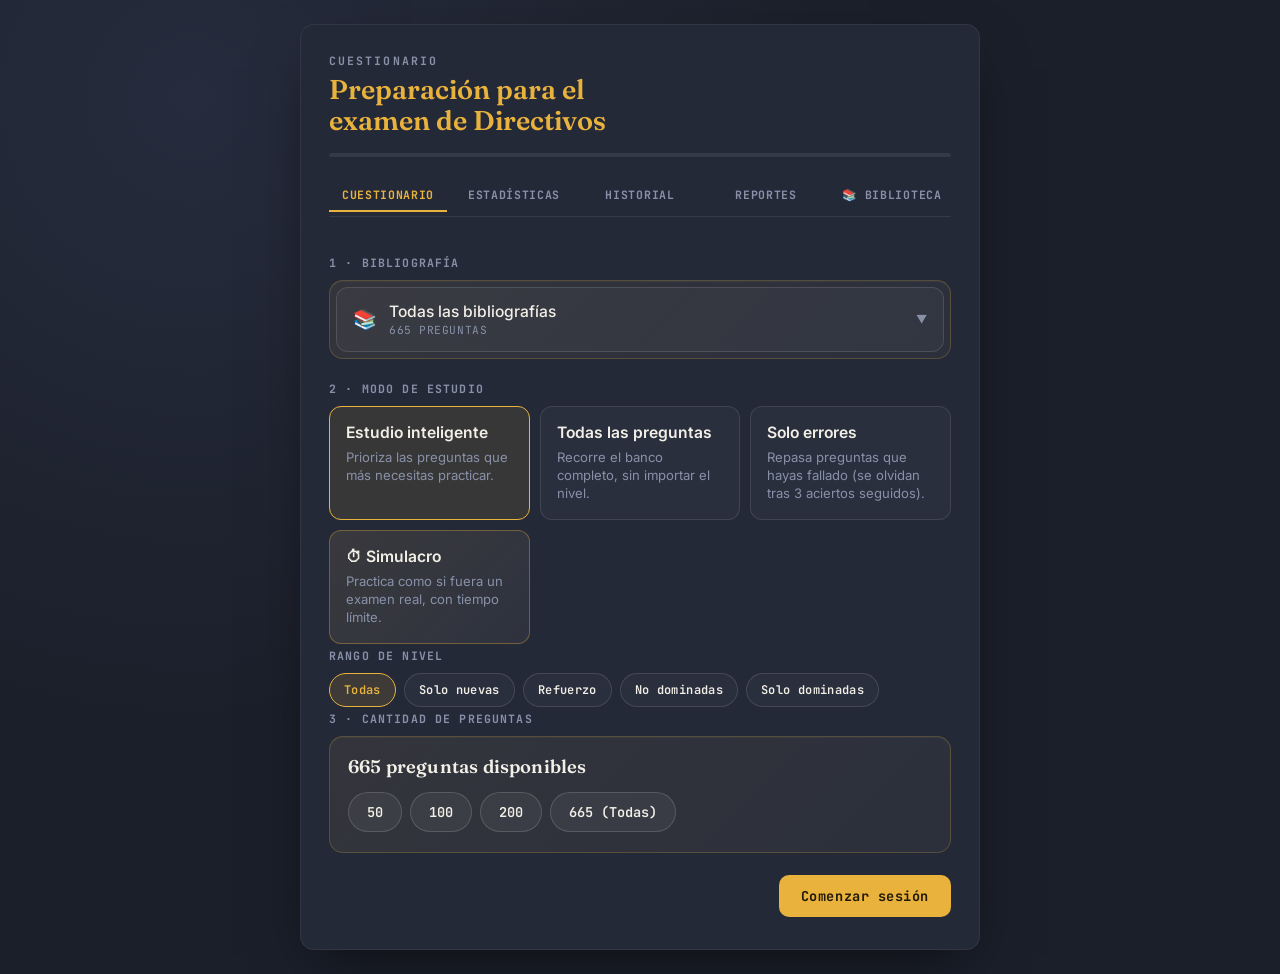
<file: index.html>
<!DOCTYPE html>
<html lang="es">
<head>
<meta charset="UTF-8">
<meta name="viewport" content="width=device-width, initial-scale=1.0">
<title>Preparación para el examen de Directivos</title>
<link rel="preconnect" href="https://fonts.googleapis.com">
<link href="https://fonts.googleapis.com/css2?family=Fraunces:opsz,wght@9..144,500;9..144,600;9..144,700&family=Inter:wght@400;500;600;700&family=JetBrains+Mono:wght@500;700&display=swap" rel="stylesheet">
<link rel="stylesheet" href="style.css">
</head>
<body>

  <main class="board" id="board">

    <!-- Cabecera: título en setup, stats en playing -->
    <header class="board__header">
      <div class="board__titles" id="boardTitles">
        <p class="board__title">CUESTIONARIO</p>
        <p class="board__subtitle">Preparación para el examen de Directivos</p>
      </div>
      <div class="board__stats" id="boardStats" hidden>
        <div class="stat">
          <span class="stat__label">Pregunta</span>
          <span class="stat__value" id="counter">01<span class="stat__of">/05</span></span>
        </div>
        <div class="stat">
          <span class="stat__label">Puntos</span>
          <span class="stat__value" id="score">000</span>
        </div>
      </div>
    </header>

    <div class="board__progress">
      <div class="board__progress-fill" id="progressFill"></div>
    </div>

    <!-- Navegación entre vistas -->
        <nav class="nav">
      <button class="nav__btn is-active" data-view="quiz">Cuestionario</button>
      <button class="nav__btn" data-view="stats">Estadísticas</button>
      <button class="nav__btn" data-view="history">Historial</button>
      <button class="nav__btn" data-view="reports">Reportes <span class="nav__badge" id="reportsBadge" hidden>0</span></button>
      <a href="biblioteca/index.html" class="nav__btn nav__btn--link">📚 Biblioteca</a>
    </nav>

    <!-- Pantalla de carga inicial -->
    <section class="screen screen--loading" id="loadingScreen" data-screen="quiz">
      <p class="loading-text">Cargando preguntas…</p>
    </section>

    <!-- Pantalla de error si falla la carga -->
    <section class="screen screen--error" id="errorScreen" data-screen="quiz" hidden>
      <h2 class="panel-title">No se pudieron cargar las preguntas</h2>
      <p class="error-text" id="errorText">
        Si estás abriendo el archivo directamente (file://), el navegador no puede leer el JSON por seguridad.
        Abre el proyecto con "Live Server" o un servidor local.
      </p>
    </section>

      <!-- Pantalla de configuración de sesión -->
    <section class="screen screen--setup" id="setupScreen" data-screen="quiz" hidden>

      <!-- 1. Bibliografía (destacado) -->
      <h2 class="panel-title">1 · Bibliografía</h2>
      <div class="setup-highlight" id="sourceHighlight">
        <div class="source-selector" id="sourceSelector">
          <button class="source-selector__trigger" id="sourceTrigger" type="button" aria-haspopup="listbox" aria-expanded="false">
            <span class="source-selector__icon">📚</span>
            <span class="source-selector__body">
              <span class="source-selector__name" id="sourceTriggerName">Todas las bibliografías</span>
              <span class="source-selector__count" id="sourceTriggerCount">— preguntas</span>
            </span>
            <span class="source-selector__arrow">▼</span>
          </button>
          <div class="source-selector__dropdown" id="sourceDropdown" role="listbox" hidden>
            <!-- Se rellena desde script.js -->
          </div>
        </div>
      </div>

      <!-- 2. Modo de estudio -->
      <h2 class="panel-title">2 · Modo de estudio</h2>
      <div class="mode-grid" id="modeGrid">
        <button class="mode-card is-active" data-mode="smart" type="button">
          <span class="mode-card__title">Estudio inteligente</span>
          <span class="mode-card__desc">Prioriza las preguntas que más necesitas practicar.</span>
        </button>
        <button class="mode-card" data-mode="all" type="button">
          <span class="mode-card__title">Todas las preguntas</span>
          <span class="mode-card__desc">Recorre el banco completo, sin importar el nivel.</span>
        </button>
        <button class="mode-card" data-mode="errors" type="button">
          <span class="mode-card__title">Solo errores</span>
          <span class="mode-card__desc">Repasa preguntas que hayas fallado (se olvidan tras 3 aciertos seguidos).</span>
        </button>
        <button class="mode-card" data-mode="simulacro" type="button">
          <span class="mode-card__title">⏱ Simulacro</span>
          <span class="mode-card__desc">Practica como si fuera un examen real, con tiempo límite.</span>
        </button>
      </div>

      <!-- Filtro por rango de nivel (aplica a smart y simulacro) -->
      <div id="levelFilterBlock">
        <h2 class="panel-title">Rango de nivel</h2>
        <div class="filter-grid" id="levelFilterGrid">
          <button class="filter-btn is-active" data-level="all" type="button">Todas</button>
          <button class="filter-btn" data-level="new" type="button">Solo nuevas</button>
          <button class="filter-btn" data-level="reinforce" type="button">Refuerzo</button>
          <button class="filter-btn" data-level="not-mastered" type="button">No dominadas</button>
          <button class="filter-btn" data-level="mastered" type="button">Solo dominadas</button>
        </div>
      </div>

      <!-- Tipo de simulacro (solo visible cuando modo = simulacro) -->
      <div id="simulacroTypeBlock" hidden>
        <h2 class="panel-title">Tipo de simulacro</h2>
        <div class="simulacro-grid" id="simulacroGrid">
          <button class="simulacro-btn" data-simulacro="rapida" type="button">
            <span class="simulacro-btn__name">Rápida</span>
            <span class="simulacro-btn__meta">5 preguntas · 2.5 min</span>
          </button>
          <button class="simulacro-btn" data-simulacro="media" type="button">
            <span class="simulacro-btn__name">Media</span>
            <span class="simulacro-btn__meta">10 preguntas · 5 min</span>
          </button>
          <button class="simulacro-btn" data-simulacro="examen" type="button">
            <span class="simulacro-btn__name">Examen</span>
            <span class="simulacro-btn__meta">20 preguntas · 15 min</span>
          </button>
          <button class="simulacro-btn" data-simulacro="extensa" type="button">
            <span class="simulacro-btn__name">Extensa</span>
            <span class="simulacro-btn__meta">30 preguntas · 25 min</span>
          </button>
        </div>
      </div>

      <!-- 3. Cantidad (destacado, solo visible en modos no-simulacro) -->
      <div id="amountBlock">
        <h2 class="panel-title">3 · Cantidad de preguntas</h2>
        <div class="amount-card" id="amountCard">
          <p class="amount-card__count" id="sourceCount">— preguntas disponibles</p>
          <div class="amount-grid" id="amountGrid">
            <!-- Se rellena dinámicamente desde script.js -->
          </div>
        </div>
      </div>

      <!-- Aviso y botón de inicio -->
      <p class="setup-warning" id="setupWarning" hidden></p>

      <div class="actions">
        <button class="btn btn--primary" id="startSessionBtn">Comenzar sesión</button>
      </div>
    </section>

    <!-- Pantalla de pregunta -->
    <section class="screen" id="quizScreen" data-screen="quiz" hidden>
      <div class="question-header">
        <p class="level-badge" id="levelBadge" hidden></p>
        <button class="report-link" id="reportQuestionBtn" type="button" title="Reportar un problema con esta pregunta">
          ⚠ Reportar
        </button>
      </div>

      <h1 class="question" id="questionText">Cargando pregunta…</h1>

      <div class="options" id="optionsList"></div>

      <div class="feedback" id="feedback" hidden>
        <p class="feedback__verdict" id="feedbackVerdict"></p>
        <p class="feedback__explanation" id="feedbackExplanation"></p>
      </div>

      <div class="actions actions--quiz">
        <button class="btn btn--danger btn--finish" id="finishSessionBtn">
          Terminar intento
        </button>

        <button class="btn btn--primary" id="answerBtn" disabled>
          Responder
        </button>

        <button class="btn btn--primary" id="nextBtn" hidden>
          Siguiente pregunta →
        </button>
      </div>
    </section>


    <!-- Pantalla de Simulacro -->
    <section class="screen screen--simulacro" id="simulacroScreen" data-screen="quiz" hidden>

      <!-- Header del simulacro -->
      <div class="simulacro-header">
        <div class="simulacro-timer" id="simulacroTimer">
          <span class="simulacro-timer__icon">⏱</span>
          <span class="simulacro-timer__value" id="simulacroTimerValue">00:00</span>
        </div>
        <div class="simulacro-header__info">
          <span class="simulacro-header__label" id="simulacroTypeLabel">SIMULACRO · RÁPIDA</span>
          <span class="simulacro-header__counter" id="simulacroCounter">Pregunta 1/5</span>
        </div>
      </div>

      <!-- Barra de progreso -->
      <div class="board__progress">
        <div class="board__progress-fill" id="simulacroProgressFill"></div>
      </div>

      <!-- Pregunta -->
      <div class="question-header">
        <p class="level-badge" id="simulacroLevelBadge" hidden></p>
        <button class="report-link" id="simulacroReportBtn" type="button" title="Reportar un problema con esta pregunta">
          ⚠ Reportar
        </button>
      </div>

      <h1 class="question" id="simulacroQuestionText">Cargando pregunta…</h1>

      <div class="options" id="simulacroOptionsList"></div>

      <!-- Botón de marcar -->
      <div class="simulacro-flag-row">
        <button class="simulacro-flag-btn" id="simulacroFlagBtn" type="button">
          <span class="simulacro-flag-btn__icon">🚩</span>
          <span class="simulacro-flag-btn__text" id="simulacroFlagText">Marcar para revisar</span>
        </button>
      </div>

      <!-- Navegador de preguntas -->
      <div class="simulacro-navigator">
        <h2 class="panel-title">Navegador de preguntas</h2>
        <div class="simulacro-navigator__grid" id="simulacroNavigatorGrid"></div>
        <div class="simulacro-navigator__legend">
          <span class="simulacro-legend"><span class="simulacro-legend__dot simulacro-legend__dot--answered"></span> Respondida</span>
          <span class="simulacro-legend"><span class="simulacro-legend__dot simulacro-legend__dot--unanswered"></span> Sin responder</span>
          <span class="simulacro-legend"><span class="simulacro-legend__dot simulacro-legend__dot--flagged"></span> Marcada</span>
          <span class="simulacro-legend"><span class="simulacro-legend__dot simulacro-legend__dot--current"></span> Actual</span>
        </div>
      </div>

      <!-- Controles -->
      <div class="simulacro-controls">
        <div class="simulacro-controls__left">
          <button class="btn simulacro-control-btn" id="simulacroPauseBtn" type="button">
            <span>⏸</span> Pausar
          </button>
          <button class="btn simulacro-control-btn simulacro-control-btn--danger" id="simulacroFinishBtn" type="button">
            <span>⏹</span> Terminar
          </button>
        </div>
        <div class="simulacro-controls__right">
          <button class="btn simulacro-control-btn" id="simulacroPrevBtn" type="button" disabled>
            <span>⏮</span> Volver
          </button>
          <button class="btn btn--primary" id="simulacroNextBtn" type="button">
            Siguiente <span>⏭</span>
          </button>
        </div>
      </div>

    </section>

    <!-- Overlay de pausa -->
    <div class="simulacro-pause-overlay" id="simulacroPauseOverlay" hidden>
      <div class="simulacro-pause-modal">
        <h2 class="simulacro-pause-modal__title">⏸ Simulacro pausado</h2>
        <p class="simulacro-pause-modal__text">El temporizador está detenido. Podés reanudar cuando quieras.</p>
        <button class="btn btn--primary" id="simulacroResumeBtn" type="button">▶ Reanudar</button>
      </div>
    </div>

    <!-- Modal de confirmación para terminar -->
    <div class="modal" id="simulacroFinishModal" hidden>
      <div class="modal__backdrop" data-close-finish-modal></div>
      <div class="modal__content" role="dialog" aria-modal="true">
        <h3 class="modal__title">¿Terminar el simulacro?</h3>
        <p class="modal__question" id="simulacroFinishSummary">—</p>
        <div class="modal__actions">
          <button class="btn" id="simulacroCancelFinishBtn" type="button">Cancelar</button>
          <button class="btn btn--primary" id="simulacroConfirmFinishBtn" type="button">Terminar simulacro</button>
        </div>
      </div>
    </div>


    <!-- Pantalla de resultado final -->
    <section class="screen screen--result" id="resultScreen" data-screen="quiz" hidden>
      <p class="result__eyebrow">Resultado final</p>
      <p class="result__score" id="finalScore">0/0</p>
      <p class="result__message" id="resultMessage"></p>

      <div class="result__actions">
        <button class="btn" id="repeatSessionBtn">Repetir estas preguntas</button>
        <button class="btn btn--primary" id="restartBtn">Elegir otra sesión</button>
      </div>
    </section>

        <!-- Pantalla de resultado final de SIMULACRO -->
    <section class="screen screen--simulacro-result" id="simulacroResultScreen" data-screen="quiz" hidden>
      <p class="result__eyebrow">Resultado del simulacro</p>
      <p class="result__score" id="simulacroResultScore">0/0</p>

      <!-- Grid de desglose -->
      <div class="simulacro-result-grid">
        <div class="simulacro-result-card">
          <span class="simulacro-result-card__value" id="simulacroResultCorrect">0</span>
          <span class="simulacro-result-card__label">Correctas</span>
        </div>
        <div class="simulacro-result-card">
          <span class="simulacro-result-card__value" id="simulacroResultIncorrect">0</span>
          <span class="simulacro-result-card__label">Incorrectas</span>
        </div>
        <div class="simulacro-result-card">
          <span class="simulacro-result-card__value" id="simulacroResultUnanswered">0</span>
          <span class="simulacro-result-card__label">Sin responder</span>
        </div>
        <div class="simulacro-result-card">
          <span class="simulacro-result-card__value" id="simulacroResultTime">0:00</span>
          <span class="simulacro-result-card__label">Tiempo usado</span>
        </div>
      </div>

      <p class="simulacro-result-message" id="simulacroResultMessage"></p>

      <div class="result__actions">
        <button class="btn" id="simulacroRepeatBtn">Repetir este simulacro</button>
        <button class="btn btn--primary" id="simulacroNewBtn">Elegir otro simulacro</button>
      </div>
    </section>

    <!-- Pantalla de estadísticas -->
    <section class="screen screen--stats" id="statsScreen" hidden>
      <h2 class="panel-title">Resumen general</h2>
      <div class="stats-grid" id="statsSummaryGrid"></div>

      <h2 class="panel-title">Nivel de dominio por pregunta</h2>
      <div class="stats-grid" id="statsLevelGrid"></div>

      <button class="btn btn--danger" id="resetBtn">Reiniciar progreso</button>
    </section>

    <!-- Pantalla de historial -->
    <section class="screen screen--history" id="historyScreen" hidden>
      <h2 class="panel-title">Historial de sesiones</h2>
      <div class="history-list" id="historyList"></div>
    </section>

    <!-- Pantalla de reportes -->
    <section class="screen screen--reports" id="reportsScreen" hidden>
      <h2 class="panel-title">Reportes de preguntas</h2>
      <p class="reports-hint" id="reportsHint">
        Aquí verás los reportes que hayas enviado sobre preguntas o respuestas.
        Puedes copiarlos como texto para enviarlos a quien revisa el banco.
      </p>

      <div class="actions actions--reports">
        <button class="btn btn--primary" id="copyReportsBtn" type="button" hidden>
          Copiar todos los reportes
        </button>
        <button class="btn btn--danger" id="clearReportsBtn" type="button" hidden>
          Borrar todos los reportes
        </button>
      </div>

      <div class="reports-list" id="reportsList"></div>
    </section>

  </main>

  <!-- Modal de reporte -->
  <div class="modal" id="reportModal" hidden>
    <div class="modal__backdrop" data-close-modal></div>
    <div class="modal__content" role="dialog" aria-modal="true" aria-labelledby="reportModalTitle">
      <h3 class="modal__title" id="reportModalTitle">Reportar pregunta</h3>

      <p class="modal__question" id="reportQuestionPreview"></p>

      <label class="modal__label" for="reportType">
        Tipo de problema
        <select id="reportType" class="modal__select">
          <option value="respuesta-incorrecta">La respuesta correcta está mal</option>
          <option value="pregunta-confusa">La pregunta está mal formulada</option>
          <option value="explicacion-incorrecta">La explicación es incorrecta</option>
          <option value="ortografia">Error de ortografía o redacción</option>
          <option value="otro">Otro</option>
        </select>
      </label>

      <label class="modal__label" for="reportComment">
        Comentario (opcional)
        <textarea id="reportComment" class="modal__textarea" rows="4" placeholder="Cuéntanos qué está mal o qué habría que corregir…"></textarea>
      </label>

      <div class="modal__actions">
        <button class="btn" id="cancelReportBtn" type="button">Cancelar</button>
        <button class="btn btn--primary" id="submitReportBtn" type="button">Enviar reporte</button>
      </div>
    </div>
  </div>

  <script src="selection-engine.js"></script>
  <script src="script.js"></script>
</body>
</html>
</file>
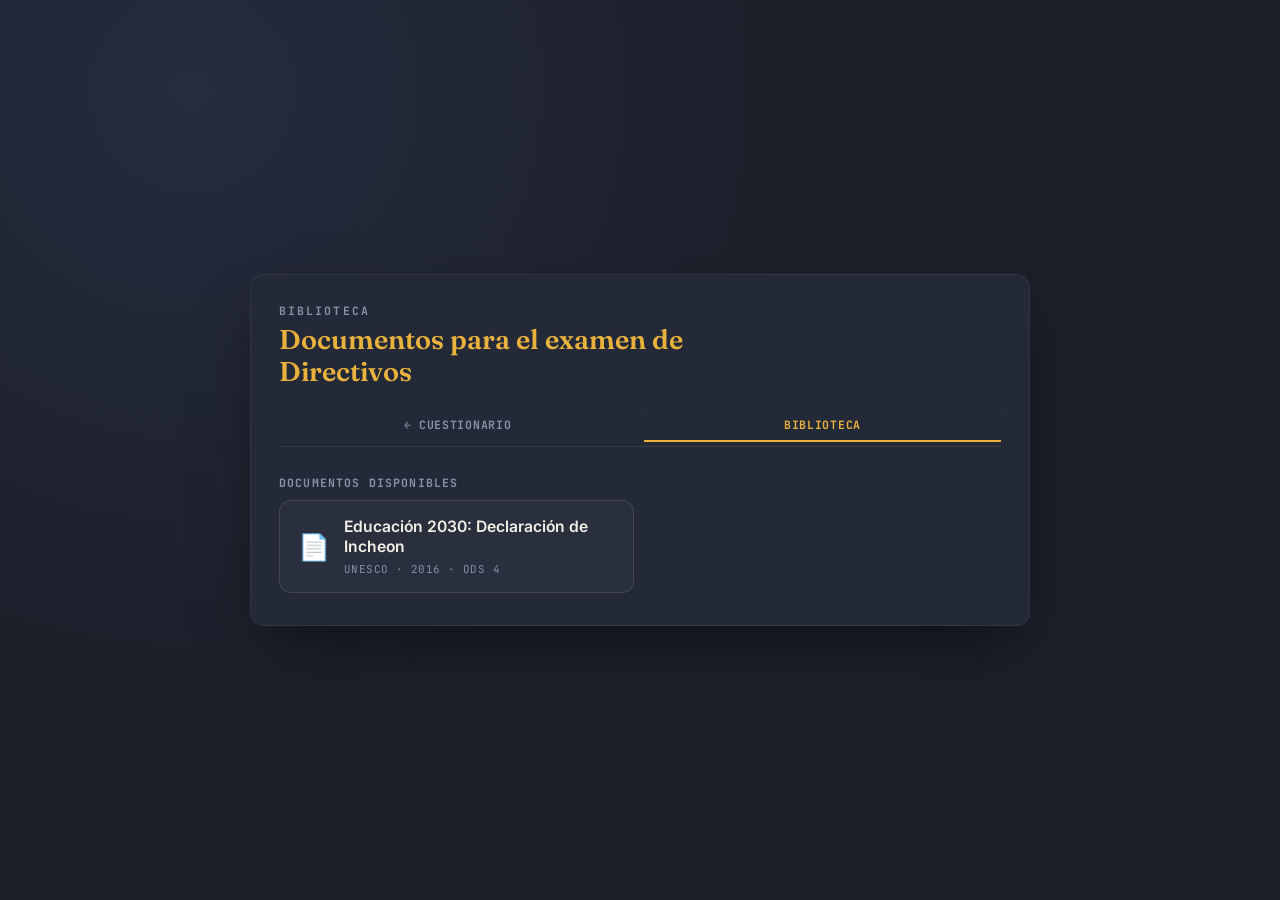
<file: biblioteca/index.html>
<!DOCTYPE html>
<html lang="es">
<head>
<meta charset="UTF-8">
<meta name="viewport" content="width=device-width, initial-scale=1.0">
<title>Biblioteca - Preparación para el examen de Directivos</title>
<link rel="preconnect" href="https://fonts.googleapis.com">
<link href="https://fonts.googleapis.com/css2?family=Fraunces:opsz,wght@9..144,500;9..144,600;9..144,700&family=Inter:wght@400;500;600;700&family=JetBrains+Mono:wght@500;700&display=swap" rel="stylesheet">
<link rel="stylesheet" href="style.css">
</head>
<body>

  <!-- =============================================
       VISTA 1: Lista de documentos
  ============================================== -->
  <main class="board" id="listView">
    <header class="board__header">
      <div class="board__titles">
        <p class="board__title">BIBLIOTECA</p>
        <p class="board__subtitle">Documentos para el examen de Directivos</p>
      </div>
    </header>

    <nav class="nav">
      <a href="../index.html" class="nav__btn nav__btn--link">← Cuestionario</a>
      <button class="nav__btn is-active" data-view="library">Biblioteca</button>
    </nav>

    <section class="screen">
      <h2 class="panel-title">Documentos disponibles</h2>
      <div class="doc-grid" id="docGrid">
        <!-- Los documentos se cargan desde script.js -->
      </div>
    </section>
  </main>

  <!-- =============================================
       VISTA 2: Lector de documento
  ============================================== -->
  <main class="board board--reader" id="readerView" hidden>
    <header class="board__header">
      <div class="board__titles">
        <p class="board__title">BIBLIOTECA</p>
        <p class="board__subtitle" id="readerTitle">Cargando…</p>
      </div>
    </header>

    <nav class="nav">
      <button class="nav__btn" id="backToLibraryBtn" type="button">← Biblioteca</button>
      <button class="nav__btn" id="openPdfBtn" type="button">📄 Ver PDF</button>
    </nav>

    <div class="reader-layout">
      <!-- Sidebar: índice -->
      <aside class="reader-sidebar">
        <h2 class="panel-title">Índice</h2>
        <ul class="index-list" id="indexList">
          <!-- Se carga desde script.js -->
        </ul>
      </aside>

      <!-- Contenido principal con tabs -->
      <article class="reader-main">
        <!-- Tabs -->
        <div class="tabs-nav" id="tabsNav">
          <button class="tab-btn is-active" data-tab="texto" type="button">📖 Texto</button>
          <button class="tab-btn" data-tab="resumen" type="button">📝 Resumen</button>
          <button class="tab-btn" data-tab="clave" type="button">🔑 Clave</button>
          <button class="tab-btn" data-tab="preguntas" type="button">❓ Preguntas</button>
        </div>

        <!-- Área de contenido -->
        <div class="reader-content" id="readerContent">
          <p class="empty-state">Seleccioná una sección del índice para empezar a leer.</p>
        </div>
      </article>
    </div>

    <!-- =============================================
         Barra de reproducción TTS
    ============================================== -->
    <div class="tts-bar" id="ttsBar">
      <button class="tts-btn tts-btn--play" id="ttsPlayBtn" type="button">
        <span class="tts-btn__icon">▶</span>
        <span class="tts-btn__text">Escuchar</span>
      </button>

      <button class="tts-btn" id="ttsPauseBtn" type="button" hidden>
        <span class="tts-btn__icon">⏸</span>
        <span class="tts-btn__text">Pausar</span>
      </button>

      <button class="tts-btn tts-btn--stop" id="ttsStopBtn" type="button" hidden>
        <span class="tts-btn__icon">⏹</span>
        <span class="tts-btn__text">Detener</span>
      </button>

      <div class="tts-speed">
        <label for="ttsSpeedSelect">Velocidad</label>
        <select id="ttsSpeedSelect" class="tts-select">
          <option value="0.75">0.75x</option>
          <option value="1" selected>1.0x</option>
          <option value="1.25">1.25x</option>
          <option value="1.5">1.5x</option>
          <option value="2">2.0x</option>
        </select>
      </div>
    </div>
  </main>

  <!-- =============================================
       MODAL: Visor de PDF
  ============================================== -->
  <div class="modal-pdf" id="pdfModal" hidden>
    <div class="modal-pdf__backdrop" data-close-pdf></div>
    <div class="modal-pdf__content">
      <div class="modal-pdf__header">
        <p class="modal-pdf__title" id="pdfModalTitle">PDF del documento</p>
        <button class="modal-pdf__close" id="closePdfBtn" type="button">✕</button>
      </div>
      <iframe class="modal-pdf__iframe" id="pdfFrame" src="" allow="autoplay"></iframe>
    </div>
  </div>

  <script src="script.js"></script>
</body>
</html>
</file>
<file: style.css>
/* ---------------------------------------------
   Tokens
--------------------------------------------- */
:root {
  --ink: #1b1f2a;
  --panel: #242938;
  --panel-hover: #2c3245;
  --paper: #f2efe6;
  --mist: #8891a8;
  --gold: #e8b23d;
  --gold-dim: #4a3f22;
  --coral: #e15252;
  --coral-dim: #4a2626;
  --green: #4caf7d;
  --green-dim: #1f3a2c;

  --font-display: "Fraunces", Georgia, serif;
  --font-body: "Inter", system-ui, sans-serif;
  --font-mono: "JetBrains Mono", ui-monospace, monospace;

  --radius: 14px;
}

/* Fuerza que cualquier elemento con [hidden] se oculte,
   aunque tenga una clase con display: flex, grid, block, etc. */
[hidden] {
  display: none !important;
}

* { box-sizing: border-box; }

body {
  margin: 0;
  min-height: 100vh;
  display: flex;
  align-items: center;
  justify-content: center;
  padding: 24px;
  background:
    radial-gradient(circle at 15% 10%, #262c3d 0%, var(--ink) 45%),
    var(--ink);
  font-family: var(--font-body);
  color: var(--paper);
}

button { font-family: inherit; }

/* ---------------------------------------------
   Marcador (board)
--------------------------------------------- */
.board {
  width: 100%;
  max-width: 680px;
  background: var(--panel);
  border-radius: var(--radius);
  padding: 28px 28px 32px;
  box-shadow: 0 24px 60px -20px rgba(0,0,0,0.6);
  border: 1px solid rgba(255,255,255,0.06);
}

.board__header {
  display: flex;
  align-items: flex-end;
  justify-content: space-between;
  gap: 16px;
  flex-wrap: wrap;
  min-height: 64px;
}

/* Bloque de título (visible en setup) */
.board__titles {
  display: flex;
  flex-direction: column;
  gap: 6px;
}

.board__title {
  font-family: var(--font-mono);
  font-weight: 700;
  letter-spacing: 0.18em;
  font-size: 0.72rem;
  color: var(--mist);
  margin: 0;
  text-transform: uppercase;
}

.board__subtitle {
  font-family: var(--font-display);
  font-weight: 600;
  font-size: clamp(1.2rem, 2vw + 0.9rem, 1.7rem);
  color: var(--gold);
  line-height: 1.15;
  margin: 0;
  max-width: 360px;
}

/* Stats (visible en playing) */
.board__stats {
  display: flex;
  gap: 22px;
}

.stat {
  display: flex;
  flex-direction: column;
  align-items: flex-end;
}

.stat__label {
  font-family: var(--font-mono);
  font-size: 0.65rem;
  letter-spacing: 0.12em;
  color: var(--mist);
  text-transform: uppercase;
}

.stat__value {
  font-family: var(--font-mono);
  font-weight: 700;
  font-size: 1.5rem;
  color: var(--gold);
  letter-spacing: 0.02em;
}

.stat__of {
  font-size: 0.95rem;
  color: var(--mist);
}

.board__progress {
  margin-top: 16px;
  height: 4px;
  background: rgba(255,255,255,0.08);
  border-radius: 999px;
  overflow: hidden;
}

.board__progress-fill {
  height: 100%;
  width: 0%;
  background: var(--gold);
  transition: width 0.35s ease;
}

/* ---------------------------------------------
   Navegación entre vistas
--------------------------------------------- */
.nav {
  margin-top: 20px;
  display: flex;
  gap: 8px;
  border-bottom: 1px solid rgba(255,255,255,0.08);
  padding-bottom: 4px;
  flex-wrap: wrap;
}

.nav__btn {
  flex: 1;
  background: transparent;
  border: none;
  color: var(--mist);
  font-family: var(--font-mono);
  font-size: 0.72rem;
  letter-spacing: 0.06em;
  text-transform: uppercase;
  font-weight: 700;
  padding: 10px 6px;
  cursor: pointer;
  border-radius: 8px 8px 0 0;
  transition: color 0.15s ease, background 0.15s ease;
  white-space: nowrap;
}

.nav__btn:hover { color: var(--paper); background: rgba(255,255,255,0.04); }

.nav__btn.is-active {
  color: var(--gold);
  box-shadow: inset 0 -2px 0 var(--gold);
}

.nav__btn--link {
  text-decoration: none;
  text-align: center;
  display: flex;
  align-items: center;
  justify-content: center;
  box-sizing: border-box;
}

.nav__badge {
  display: inline-block;
  margin-left: 4px;
  padding: 1px 6px;
  border-radius: 999px;
  background: var(--coral);
  color: #fff;
  font-size: 0.62rem;
  font-weight: 700;
  line-height: 1.4;
  vertical-align: middle;
}

/* ---------------------------------------------
   Cabecera de la pregunta (badge + reportar)
--------------------------------------------- */
.question-header {
  display: flex;
  align-items: center;
  justify-content: space-between;
  gap: 12px;
  flex-wrap: wrap;
}

.level-badge {
  display: inline-block;
  margin: 18px 0 0;
  padding: 4px 10px;
  border-radius: 999px;
  background: rgba(255,255,255,0.06);
  color: var(--mist);
  font-family: var(--font-mono);
  font-size: 0.68rem;
  letter-spacing: 0.06em;
  text-transform: uppercase;
}

.report-link {
  background: transparent;
  border: none;
  color: var(--mist);
  font-family: var(--font-mono);
  font-size: 0.72rem;
  letter-spacing: 0.06em;
  text-transform: uppercase;
  cursor: pointer;
  padding: 6px 10px;
  border-radius: 8px;
  margin-top: 18px;
  transition: color 0.15s ease, background 0.15s ease;
}

.report-link:hover {
  color: var(--coral);
  background: var(--coral-dim);
}

/* ---------------------------------------------
   Pantallas (base)
--------------------------------------------- */
.screen {
  margin-top: 28px;
}

/* ---------------------------------------------
   Pantalla de carga y error
--------------------------------------------- */
.screen--loading,
.screen--error {
  padding: 40px 0;
  text-align: center;
}

.loading-text {
  font-family: var(--font-mono);
  font-size: 0.85rem;
  letter-spacing: 0.08em;
  text-transform: uppercase;
  color: var(--mist);
  margin: 0;
  animation: pulse 1.4s ease-in-out infinite;
}

@keyframes pulse {
  0%, 100% { opacity: 1; }
  50% { opacity: 0.45; }
}

.error-text {
  font-size: 0.9rem;
  color: var(--mist);
  line-height: 1.55;
  margin: 0 auto;
  max-width: 460px;
}

/* ---------------------------------------------
   Pregunta
--------------------------------------------- */
.question {
  font-family: var(--font-display);
  font-weight: 600;
  font-size: clamp(1.3rem, 2.6vw + 1rem, 1.9rem);
  line-height: 1.3;
  margin: 12px 0 22px;
  color: var(--paper);
}

.options {
  display: flex;
  flex-direction: column;
  gap: 10px;
}

.option {
  text-align: left;
  padding: 14px 16px;
  border-radius: 10px;
  border: 1px solid rgba(255,255,255,0.1);
  background: rgba(255,255,255,0.03);
  color: var(--paper);
  font-size: 1rem;
  cursor: pointer;
  display: flex;
  align-items: center;
  gap: 12px;
  transition: background 0.15s ease, border-color 0.15s ease, transform 0.1s ease;
}

.option__letter {
  font-family: var(--font-mono);
  font-weight: 700;
  font-size: 0.8rem;
  color: var(--mist);
  width: 20px;
  flex-shrink: 0;
}

.option:hover:not(:disabled) {
  background: var(--panel-hover);
  border-color: rgba(255,255,255,0.2);
}

.option:focus-visible {
  outline: 2px solid var(--gold);
  outline-offset: 2px;
}

.option.is-selected {
  border-color: var(--gold);
  background: rgba(232, 178, 61, 0.1);
}

.option:disabled { cursor: default; }

.option.is-correct {
  border-color: var(--green);
  background: var(--green-dim);
}

.option.is-correct .option__letter { color: var(--green); }

.option.is-wrong {
  border-color: var(--coral);
  background: var(--coral-dim);
}

.option.is-wrong .option__letter { color: var(--coral); }

/* ---------------------------------------------
   Retroalimentación
--------------------------------------------- */
.feedback {
  margin-top: 18px;
  padding: 14px 16px;
  border-radius: 10px;
  border-left: 4px solid var(--gold);
  background: rgba(255,255,255,0.03);
}

.feedback--correct { border-left-color: var(--green); }
.feedback--wrong { border-left-color: var(--coral); }

.feedback__verdict {
  margin: 0 0 6px;
  font-family: var(--font-mono);
  font-weight: 700;
  font-size: 0.85rem;
  letter-spacing: 0.06em;
  text-transform: uppercase;
}

.feedback--correct .feedback__verdict { color: var(--green); }
.feedback--wrong .feedback__verdict { color: var(--coral); }

.feedback__explanation {
  margin: 0;
  color: var(--mist);
  font-size: 0.92rem;
  line-height: 1.5;
}

/* ---------------------------------------------
   Botones
--------------------------------------------- */
.actions {
  margin-top: 22px;
  display: flex;
  justify-content: flex-end;
  gap: 10px;
}

.actions--quiz {
  align-items: center;
  justify-content: space-between;
}

.actions--reports {
  justify-content: space-between;
  margin-top: 0;
  margin-bottom: 16px;
  flex-wrap: wrap;
}

.btn--finish {
  margin-right: auto;
  background: transparent;
  border: 1px solid var(--coral);
  color: var(--coral);
}

.btn--finish:hover {
  background: var(--coral-dim);
}

.btn {
  font-family: var(--font-mono);
  font-weight: 700;
  font-size: 0.85rem;
  letter-spacing: 0.04em;
  padding: 12px 22px;
  border-radius: 10px;
  border: none;
  cursor: pointer;
  transition: transform 0.1s ease, background 0.15s ease, opacity 0.15s ease;
}

.btn--primary {
  background: var(--gold);
  color: #201a08;
}

.btn--primary:hover:not(:disabled) {
  background: #f0c05e;
}

.btn--primary:active:not(:disabled) {
  transform: scale(0.97);
}

.btn:disabled {
  opacity: 0.35;
  cursor: not-allowed;
}

.btn--danger {
  background: transparent;
  border: 1px solid var(--coral);
  color: var(--coral);
}

.btn--danger:hover {
  background: var(--coral-dim);
}

/* ---------------------------------------------
   Pantalla final
--------------------------------------------- */
.screen--result {
  text-align: center;
  padding: 12px 0 4px;
}

.result__eyebrow {
  font-family: var(--font-mono);
  font-size: 0.75rem;
  letter-spacing: 0.18em;
  text-transform: uppercase;
  color: var(--mist);
  margin: 0 0 8px;
}

.result__score {
  font-family: var(--font-display);
  font-weight: 700;
  font-size: clamp(3rem, 10vw, 4.5rem);
  color: var(--gold);
  margin: 0;
  line-height: 1;
}

.result__message {
  color: var(--mist);
  margin: 14px 0 26px;
  font-size: 1rem;
}

.result__actions {
  display: flex;
  gap: 10px;
  justify-content: center;
  flex-wrap: wrap;
}

/* ---------------------------------------------
   Configuración de sesión
--------------------------------------------- */
.screen--setup {
  padding-top: 6px;
}

/* Modo de estudio */
.mode-grid {
  display: grid;
  grid-template-columns: repeat(auto-fill, minmax(180px, 1fr));
  gap: 10px;
}


/* ---------------------------------------------
   Modo Simulacro — card especial
--------------------------------------------- */
.mode-card[data-mode="simulacro"] {
  border-color: rgba(232, 178, 61, 0.35);
  background:
    linear-gradient(
      135deg,
      rgba(232, 178, 61, 0.08) 0%,
      rgba(232, 178, 61, 0.02) 100%
    ),
    rgba(255, 255, 255, 0.03);
}

.mode-card[data-mode="simulacro"]:hover {
  border-color: rgba(232, 178, 61, 0.55);
}

.mode-card[data-mode="simulacro"].is-active {
  border-color: var(--gold);
  background:
    linear-gradient(
      135deg,
      rgba(232, 178, 61, 0.18) 0%,
      rgba(232, 178, 61, 0.06) 100%
    ),
    rgba(255, 255, 255, 0.03);
}

.mode-card[data-mode="simulacro"].is-active .mode-card__title {
  color: var(--gold);
}

/* ---------------------------------------------
   Bloque "Tipo de simulacro"
--------------------------------------------- */
.simulacro-grid {
  display: grid;
  grid-template-columns: repeat(auto-fill, minmax(160px, 1fr));
  gap: 10px;
}

.simulacro-btn {
  text-align: left;
  display: flex;
  flex-direction: column;
  gap: 4px;
  padding: 14px 16px;
  border-radius: 12px;
  border: 1px solid rgba(255,255,255,0.12);
  background: rgba(255,255,255,0.03);
  color: var(--paper);
  cursor: pointer;
  transition: background 0.15s ease, border-color 0.15s ease;
}

.simulacro-btn:hover {
  background: var(--panel-hover);
  border-color: rgba(232, 178, 61, 0.35);
}

.simulacro-btn.is-active {
  border-color: var(--gold);
  background: rgba(232, 178, 61, 0.12);
}

.simulacro-btn__name {
  font-weight: 600;
  font-size: 0.98rem;
  color: var(--paper);
}

.simulacro-btn.is-active .simulacro-btn__name {
  color: var(--gold);
}

.simulacro-btn__meta {
  font-family: var(--font-mono);
  font-size: 0.68rem;
  letter-spacing: 0.04em;
  text-transform: uppercase;
  color: var(--mist);
}

.simulacro-btn.is-active .simulacro-btn__meta {
  color: var(--gold);
  opacity: 0.85;
}


.mode-card {
  text-align: left;
  display: flex;
  flex-direction: column;
  gap: 6px;
  padding: 16px;
  border-radius: 12px;
  border: 1px solid rgba(255,255,255,0.1);
  background: rgba(255,255,255,0.03);
  color: var(--paper);
  cursor: pointer;
  transition: background 0.15s ease, border-color 0.15s ease;
}

.mode-card:hover { background: var(--panel-hover); }

.mode-card.is-active {
  border-color: var(--gold);
  background: rgba(232, 178, 61, 0.1);
}

.mode-card__title {
  font-weight: 600;
  font-size: 0.98rem;
}

.mode-card__desc {
  font-size: 0.82rem;
  color: var(--mist);
  line-height: 1.4;
}

/* ---------------------------------------------
   Selector de BIBLIOGRAFÍA (dropdown custom)
--------------------------------------------- */
.source-selector {
  position: relative;
}

.source-selector__trigger {
  width: 100%;
  display: flex;
  align-items: center;
  gap: 12px;
  padding: 14px 16px;
  border-radius: 12px;
  border: 1px solid rgba(255,255,255,0.12);
  background: rgba(255,255,255,0.04);
  color: var(--paper);
  cursor: pointer;
  text-align: left;
  transition: background 0.15s ease, border-color 0.15s ease;
}

.source-selector__trigger:hover {
  background: var(--panel-hover);
  border-color: rgba(255,255,255,0.2);
}

.source-selector.is-open .source-selector__trigger {
  border-color: var(--gold);
  background: rgba(232, 178, 61, 0.08);
}

.source-selector__icon {
  font-size: 1.2rem;
  flex-shrink: 0;
}

.source-selector__body {
  flex: 1;
  min-width: 0;
  display: flex;
  flex-direction: column;
  gap: 2px;
}

.source-selector__name {
  font-size: 0.98rem;
  font-weight: 500;
  white-space: nowrap;
  overflow: hidden;
  text-overflow: ellipsis;
}

.source-selector__count {
  font-family: var(--font-mono);
  font-size: 0.7rem;
  letter-spacing: 0.05em;
  text-transform: uppercase;
  color: var(--mist);
}

.source-selector__arrow {
  font-size: 0.7rem;
  color: var(--mist);
  transition: transform 0.2s ease;
}

.source-selector.is-open .source-selector__arrow {
  transform: rotate(180deg);
}

.source-selector__dropdown {
  position: absolute;
  top: calc(100% + 6px);
  left: 0;
  right: 0;
  z-index: 20;
  max-height: 320px;
  overflow-y: auto;
  background: var(--panel);
  border: 1px solid rgba(255,255,255,0.1);
  border-radius: 12px;
  box-shadow: 0 20px 50px -10px rgba(0,0,0,0.7);
  padding: 6px;
}

.source-option {
  display: flex;
  align-items: center;
  gap: 10px;
  width: 100%;
  padding: 10px 12px;
  border-radius: 8px;
  border: none;
  background: transparent;
  color: var(--paper);
  cursor: pointer;
  text-align: left;
  transition: background 0.12s ease;
}

.source-option:hover {
  background: var(--panel-hover);
}

.source-option.is-selected {
  background: rgba(232, 178, 61, 0.12);
  color: var(--gold);
}

.source-option__body {
  flex: 1;
  min-width: 0;
  display: flex;
  flex-direction: column;
  gap: 2px;
}

.source-option__name {
  font-size: 0.9rem;
  font-weight: 500;
}

.source-option__count {
  font-family: var(--font-mono);
  font-size: 0.65rem;
  letter-spacing: 0.05em;
  text-transform: uppercase;
  color: var(--mist);
}

.source-option.is-selected .source-option__count {
  color: var(--gold);
  opacity: 0.8;
}

/* Filtro de nivel (chips) */
.filter-grid {
  display: flex;
  flex-wrap: wrap;
  gap: 8px;
}

.filter-btn {
  padding: 8px 14px;
  border-radius: 999px;
  border: 1px solid rgba(255,255,255,0.12);
  background: rgba(255,255,255,0.03);
  color: var(--paper);
  font-family: var(--font-mono);
  font-weight: 600;
  font-size: 0.75rem;
  letter-spacing: 0.03em;
  cursor: pointer;
  transition: background 0.15s ease, border-color 0.15s ease, color 0.15s ease;
}

.filter-btn:hover {
  background: var(--panel-hover);
}

.filter-btn.is-active {
  border-color: var(--gold);
  background: rgba(232, 178, 61, 0.12);
  color: var(--gold);
}

/* ---------------------------------------------
   Bloque destacado de "Cantidad de preguntas"
--------------------------------------------- */
/* ---------------------------------------------
   Bloque destacado reutilizable (bibliografía)
--------------------------------------------- */
.setup-highlight {
  position: relative;
  padding: 6px;
  border-radius: 14px;
  background:
    linear-gradient(
      135deg,
      rgba(232, 178, 61, 0.06) 0%,
      rgba(232, 178, 61, 0.02) 100%
    ),
    rgba(255, 255, 255, 0.02);
  border: 1px solid rgba(232, 178, 61, 0.22);
  box-shadow: inset 0 1px 0 rgba(255, 255, 255, 0.04);
}

/* Cuando contiene al selector de bibliografía, ajustamos un poco */
.setup-highlight .source-selector__trigger {
  background: rgba(255, 255, 255, 0.03);
}


.amount-card {
  position: relative;
  padding: 18px 18px 20px;
  border-radius: 14px;
  background:
    linear-gradient(
      135deg,
      rgba(232, 178, 61, 0.06) 0%,
      rgba(232, 178, 61, 0.02) 100%
    ),
    rgba(255, 255, 255, 0.02);
  border: 1px solid rgba(232, 178, 61, 0.22);
  box-shadow:
    inset 0 1px 0 rgba(255, 255, 255, 0.04),
    0 0 0 0 rgba(232, 178, 61, 0);
  transition: box-shadow 0.35s ease, border-color 0.35s ease;
}

/* Pulso de atención cuando cambia (se activa desde JS) */
.amount-card.is-pulsing {
  border-color: rgba(232, 178, 61, 0.6);
  box-shadow:
    inset 0 1px 0 rgba(255, 255, 255, 0.06),
    0 0 0 6px rgba(232, 178, 61, 0.08);
}

.amount-card__count {
  margin: 0 0 14px;
  font-family: var(--font-display);
  font-weight: 600;
  font-size: 1.15rem;
  color: var(--paper);
  letter-spacing: 0.01em;
}

/* Animación de conteo: cuando cambia el número, se ilumina */
.amount-card__count.is-updating {
  animation: countFlash 0.6s ease;
}

@keyframes countFlash {
  0% {
    color: var(--paper);
    transform: translateY(0);
  }
  35% {
    color: var(--gold);
    transform: translateY(-2px);
  }
  100% {
    color: var(--paper);
    transform: translateY(0);
  }
}

/* Botones dentro de la tarjeta: un poco más visibles */
.amount-card .amount-grid {
  display: flex;
  flex-wrap: wrap;
  gap: 8px;
}

.amount-card .amount-btn {
  background: rgba(255, 255, 255, 0.05);
  border-color: rgba(255, 255, 255, 0.15);
}

.amount-card .amount-btn:hover {
  background: rgba(232, 178, 61, 0.1);
  border-color: rgba(232, 178, 61, 0.4);
}

.amount-card .amount-btn.is-active {
  background: rgba(232, 178, 61, 0.18);
  border-color: var(--gold);
  color: var(--gold);
  box-shadow: 0 0 0 3px rgba(232, 178, 61, 0.08);
}

/* Animación breve cuando se regeneran los botones */
.amount-card .amount-btn.is-new {
  animation: btnPop 0.35s ease;
}

@keyframes btnPop {
  0% { transform: scale(0.94); opacity: 0.4; }
  100% { transform: scale(1); opacity: 1; }
}

/* La clase antigua ya no se usa, la dejamos por compatibilidad */
.source-count {
  margin: 0 0 14px;
  font-family: var(--font-display);
  font-weight: 600;
  font-size: 1.15rem;
  color: var(--paper);
}

.amount-btn {
  padding: 10px 18px;
  border-radius: 999px;
  border: 1px solid rgba(255,255,255,0.12);
  background: rgba(255,255,255,0.03);
  color: var(--paper);
  font-family: var(--font-mono);
  font-weight: 600;
  font-size: 0.85rem;
  cursor: pointer;
  transition: background 0.15s ease, border-color 0.15s ease;
}

.amount-btn:hover { background: var(--panel-hover); }

.amount-btn.is-active {
  border-color: var(--gold);
  background: rgba(232, 178, 61, 0.12);
  color: var(--gold);
}

/* Panel-title (títulos de sección) */
.panel-title {
  font-family: var(--font-mono);
  font-size: 0.72rem;
  letter-spacing: 0.1em;
  text-transform: uppercase;
  color: var(--mist);
  margin: 22px 0 10px;
}

.panel-title:first-child { margin-top: 4px; }

/* Aviso de configuración */
.setup-warning {
  margin: 18px 0 0;
  padding: 12px 14px;
  border-radius: 10px;
  border-left: 4px solid var(--gold);
  background: rgba(232, 178, 61, 0.08);
  color: var(--paper);
  font-size: 0.88rem;
  line-height: 1.5;
}

/* ---------------------------------------------
   Estadísticas, historial, reportes (paneles)
--------------------------------------------- */
.screen--stats,
.screen--history,
.screen--reports {
  padding-top: 6px;
}

.stats-grid {
  display: grid;
  grid-template-columns: repeat(auto-fill, minmax(130px, 1fr));
  gap: 10px;
}

.stat-card {
  background: rgba(255,255,255,0.03);
  border: 1px solid rgba(255,255,255,0.08);
  border-radius: 10px;
  padding: 14px;
}

.stat-card__value {
  display: block;
  font-family: var(--font-display);
  font-weight: 700;
  font-size: 1.6rem;
  color: var(--gold);
  line-height: 1;
}

.stat-card__label {
  display: block;
  margin-top: 6px;
  font-family: var(--font-mono);
  font-size: 0.66rem;
  letter-spacing: 0.05em;
  text-transform: uppercase;
  color: var(--mist);
}

#resetBtn {
  margin-top: 26px;
  width: 100%;
}

.history-list {
  display: flex;
  flex-direction: column;
  gap: 8px;
}

.history-item {
  display: flex;
  align-items: center;
  justify-content: space-between;
  gap: 12px;
  padding: 12px 14px;
  border-radius: 10px;
  background: rgba(255,255,255,0.03);
  border: 1px solid rgba(255,255,255,0.08);
  flex-wrap: wrap;
}

.history-item__date {
  font-family: var(--font-mono);
  font-size: 0.78rem;
  color: var(--paper);
}

.history-item__detail {
  font-size: 0.82rem;
  color: var(--mist);
}

.history-item__mode {
  display: inline-block;
  margin-top: 4px;
  margin-right: 4px;
  font-family: var(--font-mono);
  font-size: 0.66rem;
  letter-spacing: 0.05em;
  text-transform: uppercase;
  color: var(--mist);
  background: rgba(255,255,255,0.06);
  padding: 2px 8px;
  border-radius: 999px;
}

.history-item__status {
  display: inline-block;
  margin-top: 5px;
  font-family: var(--font-mono);
  font-size: 0.66rem;
  letter-spacing: 0.05em;
  text-transform: uppercase;
  padding: 2px 8px;
  border-radius: 999px;
}

.history-item__status--incomplete {
  color: var(--coral);
  background: var(--coral-dim);
}

.history-item__status--completed {
  color: var(--green);
  background: var(--green-dim);
}

.history-item__pct {
  font-family: var(--font-mono);
  font-weight: 700;
  font-size: 1.1rem;
  color: var(--gold);
}

.empty-state {
  color: var(--mist);
  font-size: 0.92rem;
  padding: 18px 4px;
  line-height: 1.5;
}

/* ---------------------------------------------
   Modal de reporte
--------------------------------------------- */
.modal {
  position: fixed;
  inset: 0;
  display: flex;
  align-items: center;
  justify-content: center;
  padding: 20px;
  z-index: 100;
}

.modal__backdrop {
  position: absolute;
  inset: 0;
  background: rgba(0, 0, 0, 0.6);
  backdrop-filter: blur(3px);
}

.modal__content {
  position: relative;
  background: var(--panel);
  border: 1px solid rgba(255,255,255,0.08);
  border-radius: var(--radius);
  padding: 24px;
  width: 100%;
  max-width: 460px;
  box-shadow: 0 24px 60px -20px rgba(0,0,0,0.8);
}

.modal__title {
  font-family: var(--font-display);
  font-weight: 600;
  font-size: 1.25rem;
  margin: 0 0 12px;
  color: var(--paper);
}

.modal__question {
  font-size: 0.88rem;
  color: var(--mist);
  margin: 0 0 18px;
  padding: 10px 12px;
  border-radius: 8px;
  background: rgba(255,255,255,0.03);
  border-left: 3px solid var(--gold);
  line-height: 1.45;
}

.modal__label {
  display: block;
  font-family: var(--font-mono);
  font-size: 0.7rem;
  letter-spacing: 0.08em;
  text-transform: uppercase;
  color: var(--mist);
  margin-bottom: 14px;
}

.modal__select,
.modal__textarea {
  display: block;
  width: 100%;
  margin-top: 6px;
  padding: 10px 12px;
  border-radius: 8px;
  border: 1px solid rgba(255,255,255,0.12);
  background: rgba(255,255,255,0.04);
  color: var(--paper);
  font-family: var(--font-body);
  font-size: 0.9rem;
  resize: vertical;
}

.modal__select:focus,
.modal__textarea:focus {
  outline: 2px solid var(--gold);
  outline-offset: 1px;
  border-color: transparent;
}

.modal__actions {
  display: flex;
  justify-content: flex-end;
  gap: 8px;
  margin-top: 6px;
}

/* ---------------------------------------------
   Pantalla de reportes
--------------------------------------------- */
.reports-hint {
  font-size: 0.85rem;
  color: var(--mist);
  line-height: 1.5;
  margin: 0 0 16px;
}

.reports-list {
  display: flex;
  flex-direction: column;
  gap: 10px;
}

.report-card {
  padding: 14px;
  border-radius: 10px;
  background: rgba(255,255,255,0.03);
  border: 1px solid rgba(255,255,255,0.08);
  border-left: 3px solid var(--coral);
}

.report-card__head {
  display: flex;
  justify-content: space-between;
  align-items: center;
  gap: 10px;
  flex-wrap: wrap;
  margin-bottom: 8px;
}

.report-card__type {
  font-family: var(--font-mono);
  font-size: 0.66rem;
  letter-spacing: 0.05em;
  text-transform: uppercase;
  padding: 2px 8px;
  border-radius: 999px;
  background: var(--coral-dim);
  color: var(--coral);
}

.report-card__date {
  font-family: var(--font-mono);
  font-size: 0.7rem;
  color: var(--mist);
}

.report-card__question {
  font-size: 0.88rem;
  color: var(--paper);
  margin: 0 0 8px;
  line-height: 1.4;
}

.report-card__comment {
  font-size: 0.85rem;
  color: var(--mist);
  margin: 0;
  line-height: 1.5;
  padding: 8px 10px;
  background: rgba(255,255,255,0.03);
  border-radius: 6px;
}

.report-card__comment--empty {
  font-style: italic;
  opacity: 0.6;
}



/* ---------------------------------------------
   Pantalla de resultados del SIMULACRO
--------------------------------------------- */
.screen--simulacro-result {
  text-align: center;
  padding: 12px 0 4px;
}

.simulacro-result-grid {
  display: grid;
  grid-template-columns: repeat(auto-fit, minmax(120px, 1fr));
  gap: 10px;
  margin: 28px 0 20px;
}

.simulacro-result-card {
  background: rgba(255,255,255,0.03);
  border: 1px solid rgba(255,255,255,0.08);
  border-radius: 10px;
  padding: 16px 12px;
}

.simulacro-result-card__value {
  display: block;
  font-family: var(--font-display);
  font-weight: 700;
  font-size: 1.8rem;
  color: var(--gold);
  line-height: 1;
}

.simulacro-result-card__label {
  display: block;
  margin-top: 8px;
  font-family: var(--font-mono);
  font-size: 0.66rem;
  letter-spacing: 0.05em;
  text-transform: uppercase;
  color: var(--mist);
}

.simulacro-result-message {
  color: var(--mist);
  font-size: 0.95rem;
  line-height: 1.5;
  margin: 0 0 26px;
  max-width: 460px;
  margin-left: auto;
  margin-right: auto;
}


/* ---------------------------------------------
   Responsive
--------------------------------------------- */
@media (max-width: 480px) {
  .board { padding: 22px 18px 26px; }
  .board__subtitle { font-size: 1.1rem; }
  .board__stats { gap: 14px; }
  .stat__value { font-size: 1.2rem; }
  .actions { justify-content: stretch; flex-wrap: wrap; }
  .btn { flex: 1 1 auto; text-align: center; }
  .nav__btn { font-size: 0.6rem; padding: 10px 4px; }
  .stats-grid { grid-template-columns: repeat(auto-fill, minmax(105px, 1fr)); }
  .history-item { flex-direction: column; align-items: flex-start; }
  .mode-grid { grid-template-columns: 1fr; }
  .amount-btn { flex: 1 1 auto; text-align: center; }
  .filter-btn { flex: 1 1 auto; text-align: center; }
  .question-header { justify-content: flex-start; }
  .report-link { margin-top: 4px; }
  .modal__actions { flex-direction: column-reverse; }
  .modal__actions .btn { width: 100%; }



    .simulacro-header {
    flex-direction: column;
    align-items: flex-start;
  }

  .simulacro-header__info {
    align-items: flex-start;
  }

  .simulacro-navigator__grid {
    grid-template-columns: repeat(auto-fill, minmax(36px, 1fr));
  }

  .simulacro-controls {
    flex-direction: column;
  }

  .simulacro-controls__left,
  .simulacro-controls__right {
    width: 100%;
  }

  .simulacro-control-btn,
  .simulacro-controls__right .btn {
    flex: 1 1 auto;
    text-align: center;
    justify-content: center;
  }
}


/* ---------------------------------------------
   Pantalla de Simulacro
--------------------------------------------- */
.screen--simulacro {
  padding-top: 6px;
}

.simulacro-header {
  display: flex;
  align-items: center;
  justify-content: space-between;
  gap: 16px;
  padding: 14px 16px;
  border-radius: 12px;
  background:
    linear-gradient(
      135deg,
      rgba(232, 178, 61, 0.10) 0%,
      rgba(232, 178, 61, 0.03) 100%
    ),
    rgba(255, 255, 255, 0.02);
  border: 1px solid rgba(232, 178, 61, 0.28);
  margin-bottom: 16px;
  flex-wrap: wrap;
}

.simulacro-timer {
  display: flex;
  align-items: center;
  gap: 8px;
  font-family: var(--font-mono);
  font-weight: 700;
  font-size: 1.5rem;
  color: var(--gold);
  letter-spacing: 0.02em;
}

.simulacro-timer__icon {
  font-size: 1.1rem;
}

.simulacro-timer.is-warning .simulacro-timer__value {
  color: var(--coral);
  animation: pulse 1s ease-in-out infinite;
}

.simulacro-header__info {
  display: flex;
  flex-direction: column;
  align-items: flex-end;
  gap: 2px;
}

.simulacro-header__label {
  font-family: var(--font-mono);
  font-size: 0.68rem;
  letter-spacing: 0.08em;
  text-transform: uppercase;
  color: var(--gold);
  opacity: 0.8;
}

.simulacro-header__counter {
  font-family: var(--font-mono);
  font-size: 0.85rem;
  color: var(--paper);
  font-weight: 500;
}

/* Botón de marcar */
.simulacro-flag-row {
  margin-top: 18px;
  display: flex;
  justify-content: flex-start;
}

.simulacro-flag-btn {
  display: inline-flex;
  align-items: center;
  gap: 8px;
  padding: 10px 16px;
  border-radius: 999px;
  border: 1px solid rgba(255,255,255,0.15);
  background: rgba(255,255,255,0.03);
  color: var(--mist);
  font-family: var(--font-mono);
  font-size: 0.78rem;
  font-weight: 600;
  letter-spacing: 0.04em;
  cursor: pointer;
  transition: background 0.15s ease, border-color 0.15s ease, color 0.15s ease;
}

.simulacro-flag-btn:hover {
  background: var(--panel-hover);
  color: var(--paper);
}

.simulacro-flag-btn.is-flagged {
  border-color: var(--coral);
  background: var(--coral-dim);
  color: var(--coral);
}

.simulacro-flag-btn__icon {
  font-size: 0.95rem;
}

/* Navegador de preguntas */
.simulacro-navigator {
  margin-top: 22px;
  padding: 16px;
  border-radius: 12px;
  background: rgba(255,255,255,0.02);
  border: 1px solid rgba(255,255,255,0.06);
}

.simulacro-navigator__grid {
  display: grid;
  grid-template-columns: repeat(auto-fill, minmax(42px, 1fr));
  gap: 6px;
  margin-top: 4px;
}

.simulacro-nav-btn {
  aspect-ratio: 1;
  min-width: 0;
  display: flex;
  align-items: center;
  justify-content: center;
  border-radius: 8px;
  border: 1px solid rgba(255,255,255,0.12);
  background: rgba(255,255,255,0.03);
  color: var(--mist);
  font-family: var(--font-mono);
  font-size: 0.82rem;
  font-weight: 600;
  cursor: pointer;
  transition: background 0.12s ease, border-color 0.12s ease, color 0.12s ease, transform 0.08s ease;
}

.simulacro-nav-btn:hover {
  background: var(--panel-hover);
  color: var(--paper);
}

.simulacro-nav-btn:active {
  transform: scale(0.95);
}

/* Estados */
.simulacro-nav-btn.is-answered {
  border-color: var(--green);
  background: var(--green-dim);
  color: var(--green);
}

.simulacro-nav-btn.is-flagged {
  border-color: var(--coral);
  background: var(--coral-dim);
  color: var(--coral);
}

.simulacro-nav-btn.is-current {
  border-color: var(--gold);
  background: rgba(232, 178, 61, 0.15);
  color: var(--gold);
  box-shadow: 0 0 0 2px rgba(232, 178, 61, 0.25);
}

.simulacro-nav-btn.is-current.is-flagged {
  border-color: var(--coral);
  background: var(--coral-dim);
  color: var(--coral);
  box-shadow: 0 0 0 2px rgba(225, 82, 82, 0.25);
}

/* Leyenda */
.simulacro-navigator__legend {
  display: flex;
  flex-wrap: wrap;
  gap: 12px;
  margin-top: 14px;
  font-family: var(--font-mono);
  font-size: 0.65rem;
  letter-spacing: 0.05em;
  text-transform: uppercase;
  color: var(--mist);
}

.simulacro-legend {
  display: inline-flex;
  align-items: center;
  gap: 5px;
}

.simulacro-legend__dot {
  width: 9px;
  height: 9px;
  border-radius: 3px;
  border: 1px solid rgba(255,255,255,0.2);
}

.simulacro-legend__dot--answered { background: var(--green-dim); border-color: var(--green); }
.simulacro-legend__dot--unanswered { background: rgba(255,255,255,0.05); }
.simulacro-legend__dot--flagged { background: var(--coral-dim); border-color: var(--coral); }
.simulacro-legend__dot--current { background: rgba(232, 178, 61, 0.2); border-color: var(--gold); }

/* Controles */
.simulacro-controls {
  margin-top: 20px;
  display: flex;
  justify-content: space-between;
  gap: 10px;
  flex-wrap: wrap;
}

.simulacro-controls__left,
.simulacro-controls__right {
  display: flex;
  gap: 8px;
  flex-wrap: wrap;
}

.simulacro-control-btn {
  display: inline-flex;
  align-items: center;
  gap: 6px;
  padding: 10px 16px;
  border-radius: 10px;
  border: 1px solid rgba(255,255,255,0.12);
  background: rgba(255,255,255,0.03);
  color: var(--paper);
  font-family: var(--font-mono);
  font-size: 0.78rem;
  font-weight: 600;
  letter-spacing: 0.04em;
  cursor: pointer;
  transition: background 0.15s ease, border-color 0.15s ease;
}

.simulacro-control-btn:hover:not(:disabled) {
  background: var(--panel-hover);
}

.simulacro-control-btn:disabled {
  opacity: 0.35;
  cursor: not-allowed;
}

.simulacro-control-btn--danger {
  border-color: rgba(225, 82, 82, 0.5);
  color: var(--coral);
}

.simulacro-control-btn--danger:hover:not(:disabled) {
  background: var(--coral-dim);
  border-color: var(--coral);
}

/* Overlay de pausa */
.simulacro-pause-overlay {
  position: fixed;
  inset: 0;
  z-index: 200;
  display: flex;
  align-items: center;
  justify-content: center;
  padding: 20px;
  background: rgba(0, 0, 0, 0.75);
  backdrop-filter: blur(6px);
}

.simulacro-pause-modal {
  background: var(--panel);
  border: 1px solid rgba(232, 178, 61, 0.3);
  border-radius: var(--radius);
  padding: 32px 28px;
  width: 100%;
  max-width: 400px;
  text-align: center;
  box-shadow: 0 24px 60px -20px rgba(0, 0, 0, 0.8);
}

.simulacro-pause-modal__title {
  font-family: var(--font-display);
  font-weight: 600;
  font-size: 1.5rem;
  color: var(--gold);
  margin: 0 0 10px;
}

.simulacro-pause-modal__text {
  font-size: 0.92rem;
  color: var(--mist);
  line-height: 1.5;
  margin: 0 0 22px;
}


/* Respeta preferencia de movimiento reducido */
@media (prefers-reduced-motion: reduce) {
  * { transition: none !important; }
}
</file>
<file: biblioteca/style.css>
/* ---------------------------------------------
   Tokens (idénticos al cuestionario)
--------------------------------------------- */
:root {
  --ink: #1b1f2a;
  --panel: #242938;
  --panel-hover: #2c3245;
  --paper: #f2efe6;
  --mist: #8891a8;
  --gold: #e8b23d;
  --gold-dim: #4a3f22;
  --coral: #e15252;
  --coral-dim: #4a2626;
  --green: #4caf7d;
  --green-dim: #1f3a2c;

  --font-display: "Fraunces", Georgia, serif;
  --font-body: "Inter", system-ui, sans-serif;
  --font-mono: "JetBrains Mono", ui-monospace, monospace;

  --radius: 14px;
}

[hidden] { display: none !important; }

* { box-sizing: border-box; }

body {
  margin: 0;
  min-height: 100vh;
  display: flex;
  align-items: center;
  justify-content: center;
  padding: 24px;
  background:
    radial-gradient(circle at 15% 10%, #262c3d 0%, var(--ink) 45%),
    var(--ink);
  font-family: var(--font-body);
  color: var(--paper);
}

/* ---------------------------------------------
   Marcador (board)
--------------------------------------------- */
.board {
  width: 100%;
  max-width: 780px;
  background: var(--panel);
  border-radius: var(--radius);
  padding: 28px 28px 32px;
  box-shadow: 0 24px 60px -20px rgba(0,0,0,0.6);
  border: 1px solid rgba(255,255,255,0.06);
}

.board__header {
  display: flex;
  align-items: flex-end;
  justify-content: space-between;
  gap: 16px;
  flex-wrap: wrap;
  margin-bottom: 4px;
}

.board__titles {
  display: flex;
  flex-direction: column;
  gap: 6px;
}

.board__title {
  font-family: var(--font-mono);
  font-weight: 700;
  letter-spacing: 0.18em;
  font-size: 0.72rem;
  color: var(--mist);
  margin: 0;
  text-transform: uppercase;
}

.board__subtitle {
  font-family: var(--font-display);
  font-weight: 600;
  font-size: clamp(1.2rem, 2vw + 0.9rem, 1.7rem);
  color: var(--gold);
  line-height: 1.15;
  margin: 0;
  max-width: 420px;
}

/* ---------------------------------------------
   Navegación
--------------------------------------------- */
.nav {
  margin-top: 20px;
  display: flex;
  gap: 8px;
  border-bottom: 1px solid rgba(255,255,255,0.08);
  padding-bottom: 4px;
  flex-wrap: wrap;
}

.nav__btn {
  flex: 1;
  background: transparent;
  border: none;
  color: var(--mist);
  font-family: var(--font-mono);
  font-size: 0.72rem;
  letter-spacing: 0.06em;
  text-transform: uppercase;
  font-weight: 700;
  padding: 10px 6px;
  cursor: pointer;
  border-radius: 8px 8px 0 0;
  transition: color 0.15s ease, background 0.15s ease;
  white-space: nowrap;
}

.nav__btn:hover { color: var(--paper); background: rgba(255,255,255,0.04); }

.nav__btn.is-active {
  color: var(--gold);
  box-shadow: inset 0 -2px 0 var(--gold);
}

.nav__btn--link {
  text-decoration: none;
  text-align: center;
  display: flex;
  align-items: center;
  justify-content: center;
  box-sizing: border-box;
}

/* ---------------------------------------------
   Pantallas
--------------------------------------------- */
.screen {
  margin-top: 28px;
}

.panel-title {
  font-family: var(--font-mono);
  font-size: 0.72rem;
  letter-spacing: 0.1em;
  text-transform: uppercase;
  color: var(--mist);
  margin: 22px 0 10px;
}

.panel-title:first-child { margin-top: 4px; }

.empty-state {
  color: var(--mist);
  font-size: 0.92rem;
  padding: 18px 4px;
  line-height: 1.5;
}

/* ---------------------------------------------
   Grid de documentos
--------------------------------------------- */
.doc-grid {
  display: grid;
  grid-template-columns: repeat(auto-fill, minmax(280px, 1fr));
  gap: 12px;
}

.doc-card {
  display: flex;
  align-items: center;
  gap: 14px;
  padding: 16px 18px;
  border-radius: 12px;
  border: 1px solid rgba(255,255,255,0.1);
  background: rgba(255,255,255,0.03);
  color: var(--paper);
  text-decoration: none;
  transition: background 0.15s ease, border-color 0.15s ease, transform 0.1s ease;
}

.doc-card:hover {
  background: var(--panel-hover);
  border-color: rgba(232, 178, 61, 0.4);
  transform: translateY(-2px);
}

.doc-card__icon {
  font-size: 1.6rem;
  flex-shrink: 0;
}

.doc-card__body {
  flex: 1;
  min-width: 0;
}

.doc-card__title {
  margin: 0;
  font-size: 0.98rem;
  font-weight: 600;
  color: var(--paper);
  line-height: 1.3;
}

.doc-card__meta {
  margin: 4px 0 0;
  font-family: var(--font-mono);
  font-size: 0.68rem;
  letter-spacing: 0.04em;
  text-transform: uppercase;
  color: var(--mist);
}

/* ---------------------------------------------
   Responsive
--------------------------------------------- */
@media (max-width: 480px) {
  .board { padding: 22px 18px 26px; }
  .board__subtitle { font-size: 1.1rem; }
  .nav__btn { font-size: 0.6rem; padding: 10px 4px; }
  .doc-grid { grid-template-columns: 1fr; }
}

/* ---------------------------------------------
   Vista del lector
--------------------------------------------- */
.board--reader {
  max-width: 1100px;
}

.reader-layout {
  margin-top: 20px;
  display: grid;
  grid-template-columns: 240px 1fr;
  gap: 24px;
  align-items: start;
}

/* Sidebar: índice */
.reader-sidebar {
  position: sticky;
  top: 20px;
  padding: 16px;
  border-radius: 12px;
  background: rgba(255,255,255,0.02);
  border: 1px solid rgba(255,255,255,0.06);
  max-height: calc(100vh - 120px);
  overflow-y: auto;
}

.reader-sidebar .panel-title {
  margin: 0 0 10px;
}

.index-list {
  list-style: none;
  padding: 0;
  margin: 0;
  display: flex;
  flex-direction: column;
  gap: 4px;
}




/* Ítems de sección */
.index-item {
  display: block;
  width: 100%;
  text-align: left;
  padding: 8px 12px;
  border-radius: 8px;
  border: none;
  background: transparent;
  color: var(--mist);
  font-family: var(--font-body);
  font-size: 0.85rem;
  line-height: 1.4;
  cursor: pointer;
  transition: background 0.15s ease, color 0.15s ease;
  margin-bottom: 2px;
}

.index-item:hover {
  background: var(--panel-hover);
  color: var(--paper);
}

.index-item.is-active {
  background: rgba(232, 178, 61, 0.12);
  color: var(--gold);
  font-weight: 600;
}

/* Indentación por nivel */
.index-item[data-nivel="1"] { padding-left: 22px; }
.index-item[data-nivel="2"] { padding-left: 34px; }
.index-item[data-nivel="3"] { padding-left: 46px; }



/* Contenido */
.reader-content {
  padding: 20px 24px;
  border-radius: 12px;
  background: rgba(255,255,255,0.02);
  border: 1px solid rgba(255,255,255,0.06);
  min-height: 400px;
}

.reader-content h2 {
  font-family: var(--font-display);
  font-weight: 600;
  font-size: 1.5rem;
  color: var(--gold);
  margin: 0 0 18px;
  line-height: 1.25;
}

.reader-content p {
  font-size: 0.98rem;
  line-height: 1.75;
  color: var(--paper);
  margin: 0 0 16px;
}

.reader-content p:last-child {
  margin-bottom: 0;
}

.reader-content strong {
  color: var(--gold);
  font-weight: 600;
}

/* ---------------------------------------------
   Modal del PDF
--------------------------------------------- */
.modal-pdf {
  position: fixed;
  inset: 0;
  z-index: 100;
  display: flex;
  align-items: center;
  justify-content: center;
  padding: 20px;
}

.modal-pdf__backdrop {
  position: absolute;
  inset: 0;
  background: rgba(0, 0, 0, 0.75);
  backdrop-filter: blur(4px);
}

.modal-pdf__content {
  position: relative;
  width: 100%;
  max-width: 1000px;
  height: 90vh;
  background: var(--panel);
  border: 1px solid rgba(255,255,255,0.1);
  border-radius: var(--radius);
  overflow: hidden;
  display: flex;
  flex-direction: column;
  box-shadow: 0 24px 60px -20px rgba(0, 0, 0, 0.8);
}

.modal-pdf__header {
  display: flex;
  align-items: center;
  justify-content: space-between;
  padding: 12px 16px;
  border-bottom: 1px solid rgba(255,255,255,0.08);
}

.modal-pdf__title {
  margin: 0;
  font-family: var(--font-mono);
  font-size: 0.78rem;
  letter-spacing: 0.06em;
  text-transform: uppercase;
  color: var(--mist);
}

.modal-pdf__close {
  background: transparent;
  border: none;
  color: var(--mist);
  font-size: 1.2rem;
  cursor: pointer;
  padding: 4px 10px;
  border-radius: 8px;
  transition: background 0.15s ease, color 0.15s ease;
}

.modal-pdf__close:hover {
  background: var(--coral-dim);
  color: var(--coral);
}

.modal-pdf__iframe {
  flex: 1;
  width: 100%;
  border: none;
  background: #fff;
}

/* ---------------------------------------------
   Responsive del lector
--------------------------------------------- */
@media (max-width: 700px) {
  .reader-layout {
    grid-template-columns: 1fr;
  }

  .reader-sidebar {
    position: static;
    max-height: none;
  }

  .reader-content {
    padding: 16px 18px;
  }

  .reader-content h2 {
    font-size: 1.25rem;
  }
}

/* ---------------------------------------------
   Barra de reproducción TTS
--------------------------------------------- */
.tts-bar {
  position: sticky;
  bottom: 16px;
  margin-top: 20px;
  display: flex;
  align-items: center;
  gap: 10px;
  padding: 12px 16px;
  border-radius: 12px;
  background:
    linear-gradient(
      135deg,
      rgba(232, 178, 61, 0.10) 0%,
      rgba(232, 178, 61, 0.03) 100%
    ),
    rgba(255, 255, 255, 0.03);
  border: 1px solid rgba(232, 178, 61, 0.28);
  box-shadow: 0 12px 30px -10px rgba(0, 0, 0, 0.5);
  backdrop-filter: blur(8px);
  flex-wrap: wrap;
}

.tts-btn {
  display: inline-flex;
  align-items: center;
  gap: 6px;
  padding: 10px 16px;
  border-radius: 10px;
  border: 1px solid rgba(255,255,255,0.12);
  background: rgba(255,255,255,0.04);
  color: var(--paper);
  font-family: var(--font-mono);
  font-size: 0.78rem;
  font-weight: 600;
  letter-spacing: 0.04em;
  cursor: pointer;
  transition: background 0.15s ease, border-color 0.15s ease, color 0.15s ease;
}

.tts-btn:hover {
  background: var(--panel-hover);
}

.tts-btn--play {
  background: var(--gold);
  border-color: var(--gold);
  color: #201a08;
}

.tts-btn--play:hover {
  background: #f0c05e;
}

.tts-btn--stop {
  border-color: rgba(225, 82, 82, 0.5);
  color: var(--coral);
}

.tts-btn--stop:hover {
  background: var(--coral-dim);
  border-color: var(--coral);
}

.tts-btn__icon {
  font-size: 0.85rem;
}

.tts-speed {
  margin-left: auto;
  display: flex;
  align-items: center;
  gap: 8px;
}

.tts-speed label {
  font-family: var(--font-mono);
  font-size: 0.68rem;
  letter-spacing: 0.06em;
  text-transform: uppercase;
  color: var(--mist);
}

.tts-select {
  padding: 8px 10px;
  border-radius: 8px;
  border: 1px solid rgba(255,255,255,0.12);
  background: rgba(255,255,255,0.05);
  color: var(--paper);
  font-family: var(--font-mono);
  font-size: 0.8rem;
  cursor: pointer;
}

.tts-select:focus {
  outline: 2px solid var(--gold);
  outline-offset: 1px;
}

.tts-select option {
  background: var(--panel);
  color: var(--paper);
}

/* Responsive */
@media (max-width: 480px) {
  .tts-bar {
    padding: 10px 12px;
    gap: 8px;
  }
  .tts-btn {
    flex: 1 1 auto;
    justify-content: center;
    font-size: 0.72rem;
    padding: 10px 12px;
  }
  .tts-speed {
    margin-left: 0;
    width: 100%;
    justify-content: space-between;
  }
}

/* ---------------------------------------------
   Layout del lector con tabs
--------------------------------------------- */
.reader-main {
  display: flex;
  flex-direction: column;
  gap: 16px;
}

/* Tabs */
.tabs-nav {
  display: flex;
  gap: 6px;
  padding: 6px;
  border-radius: 12px;
  background: rgba(255,255,255,0.03);
  border: 1px solid rgba(255,255,255,0.06);
  flex-wrap: wrap;
}

.tab-btn {
  flex: 1;
  min-width: 100px;
  padding: 10px 14px;
  border-radius: 8px;
  border: none;
  background: transparent;
  color: var(--mist);
  font-family: var(--font-mono);
  font-size: 0.72rem;
  letter-spacing: 0.05em;
  text-transform: uppercase;
  font-weight: 600;
  cursor: pointer;
  transition: background 0.15s ease, color 0.15s ease;
}

.tab-btn:hover {
  background: var(--panel-hover);
  color: var(--paper);
}

.tab-btn.is-active {
  background: rgba(232, 178, 61, 0.12);
  color: var(--gold);
}

/* Bloques de puntos clave */
.clave-bloque {
  margin-bottom: 22px;
  padding: 16px 18px;
  border-radius: 10px;
  background: rgba(255,255,255,0.03);
  border-left: 3px solid var(--gold);
}

.clave-bloque__titulo {
  font-family: var(--font-display);
  font-weight: 600;
  font-size: 1.1rem;
  color: var(--gold);
  margin: 0 0 10px;
}

.clave-bloque__lista {
  margin: 0;
  padding-left: 20px;
  display: flex;
  flex-direction: column;
  gap: 8px;
}

.clave-bloque__lista li {
  font-size: 0.95rem;
  line-height: 1.6;
  color: var(--paper);
}

/* Preguntas de repaso */
.preguntas-intro {
  font-size: 0.9rem;
  color: var(--mist);
  margin: 0 0 20px;
  padding: 12px 14px;
  border-radius: 8px;
  background: rgba(232, 178, 61, 0.06);
  border-left: 3px solid var(--gold);
  line-height: 1.5;
}

.pregunta-card {
  margin-bottom: 20px;
  padding: 18px;
  border-radius: 10px;
  background: rgba(255,255,255,0.03);
  border: 1px solid rgba(255,255,255,0.06);
}

.pregunta-card__num {
  margin: 0 0 8px;
  font-family: var(--font-mono);
  font-size: 0.68rem;
  letter-spacing: 0.06em;
  text-transform: uppercase;
  color: var(--gold);
}

.pregunta-card__texto {
  margin: 0 0 14px;
  font-size: 1rem;
  font-weight: 500;
  line-height: 1.5;
  color: var(--paper);
}

.pregunta-card__opciones {
  list-style: none;
  padding: 0;
  margin: 0 0 14px;
  display: flex;
  flex-direction: column;
  gap: 6px;
}

.pregunta-card__opcion {
  display: flex;
  align-items: flex-start;
  gap: 10px;
  padding: 8px 12px;
  border-radius: 8px;
  background: rgba(255,255,255,0.02);
  font-size: 0.9rem;
  line-height: 1.4;
  color: var(--paper);
}

.pregunta-card__letra {
  font-family: var(--font-mono);
  font-weight: 700;
  font-size: 0.8rem;
  color: var(--mist);
  flex-shrink: 0;
}

.btn-revelar {
  display: inline-block;
  padding: 8px 14px;
  border-radius: 8px;
  border: 1px solid rgba(232, 178, 61, 0.4);
  background: transparent;
  color: var(--gold);
  font-family: var(--font-mono);
  font-size: 0.72rem;
  font-weight: 600;
  letter-spacing: 0.05em;
  cursor: pointer;
  transition: background 0.15s ease;
}

.btn-revelar:hover {
  background: rgba(232, 178, 61, 0.1);
}

.pregunta-card__respuesta {
  margin-top: 14px;
  padding: 12px 14px;
  border-radius: 8px;
  background: var(--green-dim);
  border-left: 3px solid var(--green);
}

.pregunta-card__respuesta p {
  margin: 0 0 6px;
  font-size: 0.9rem;
  line-height: 1.5;
  color: var(--paper);
}

.pregunta-card__respuesta p:last-child {
  margin-bottom: 0;
}

.pregunta-card__explicacion {
  color: var(--mist) !important;
  font-size: 0.85rem !important;
  font-style: italic;
}

/* Responsive */
@media (max-width: 480px) {
  .tab-btn {
    flex: 1 1 auto;
    min-width: 0;
    font-size: 0.62rem;
    padding: 9px 8px;
  }
}

/* Títulos agrupadores en el índice */
.index-titulo {
  display: block;
  padding: 16px 10px 8px;
  font-family: var(--font-display);
  font-size: 0.82rem;
  font-weight: 600;
  color: var(--gold);
  line-height: 1.3;
  border-top: 1px solid rgba(255, 255, 255, 0.08);
  margin-top: 14px;
}

.index-list > li:first-child .index-titulo {
  border-top: none;
  margin-top: 0;
  padding-top: 4px;
}

/* Indentación por nivel */
.index-item[data-nivel="1"] { padding-left: 22px; }
.index-item[data-nivel="2"] { padding-left: 34px; }
</file>
